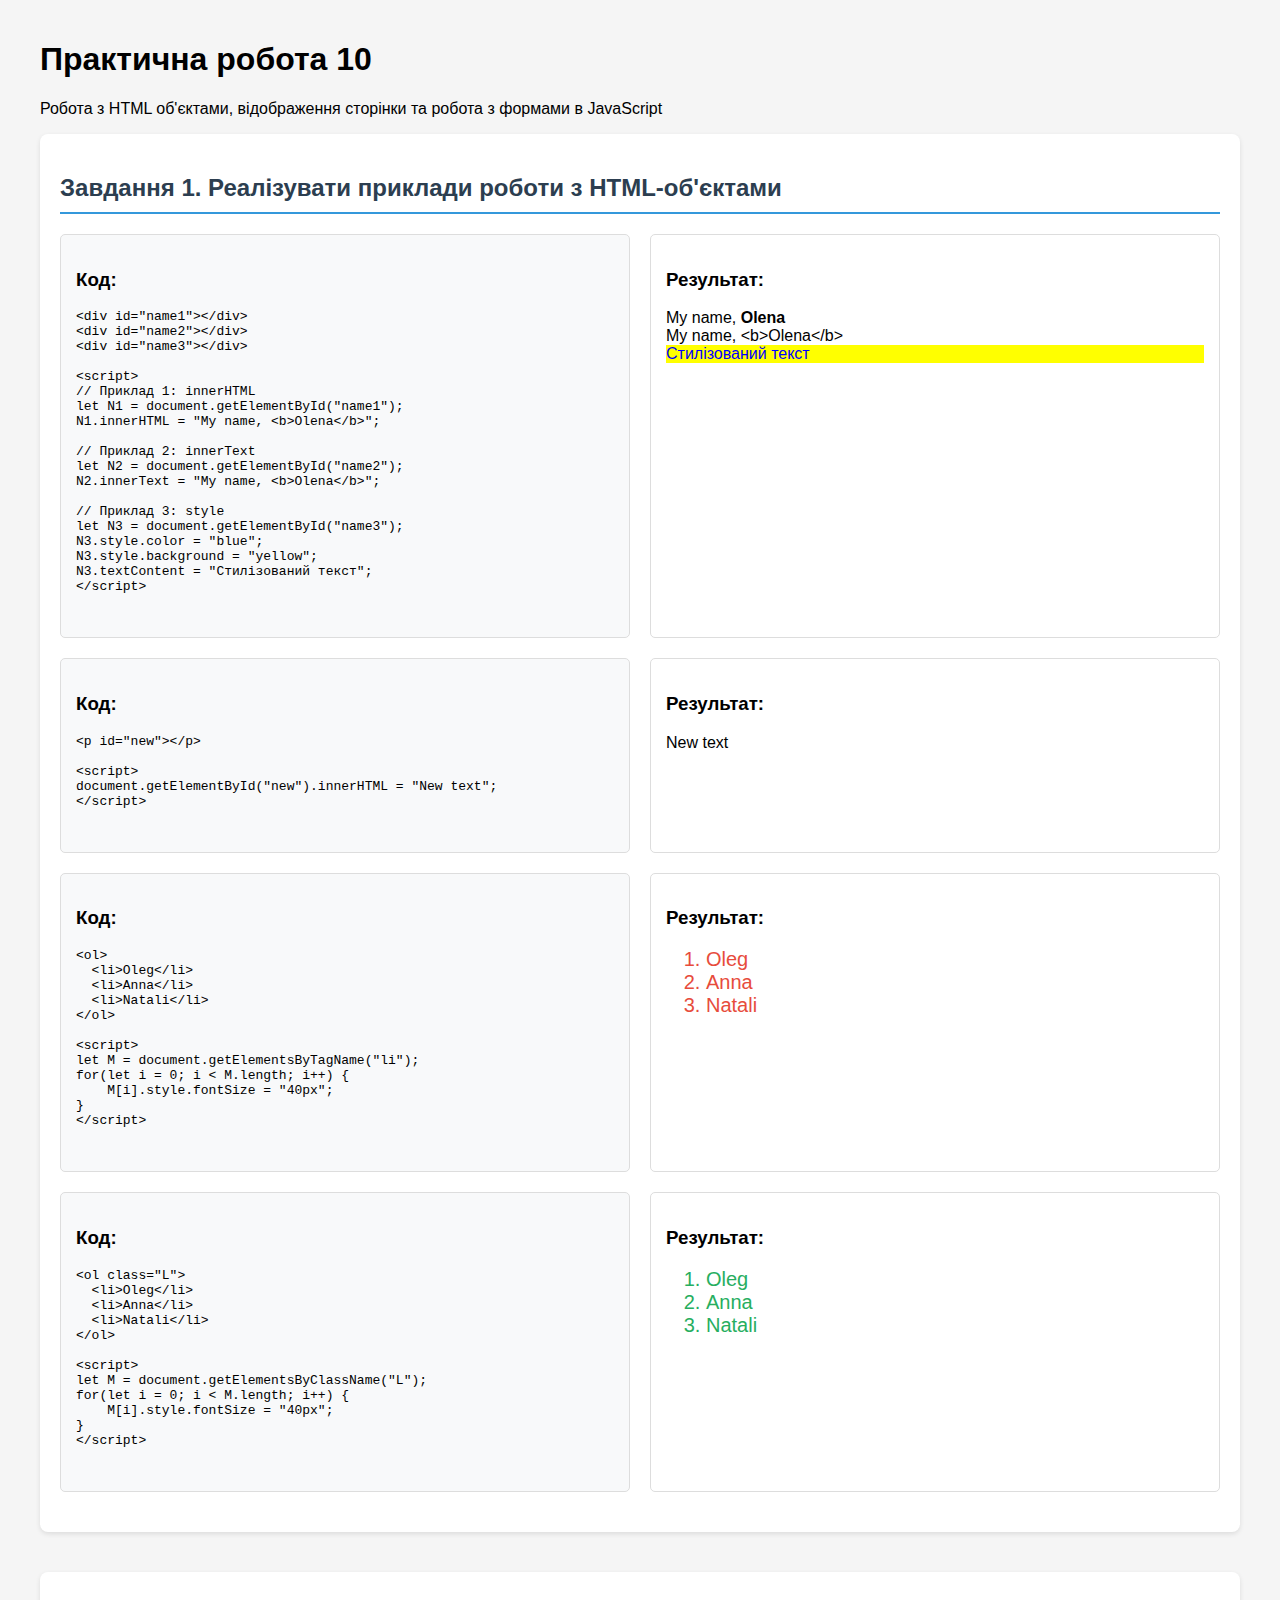
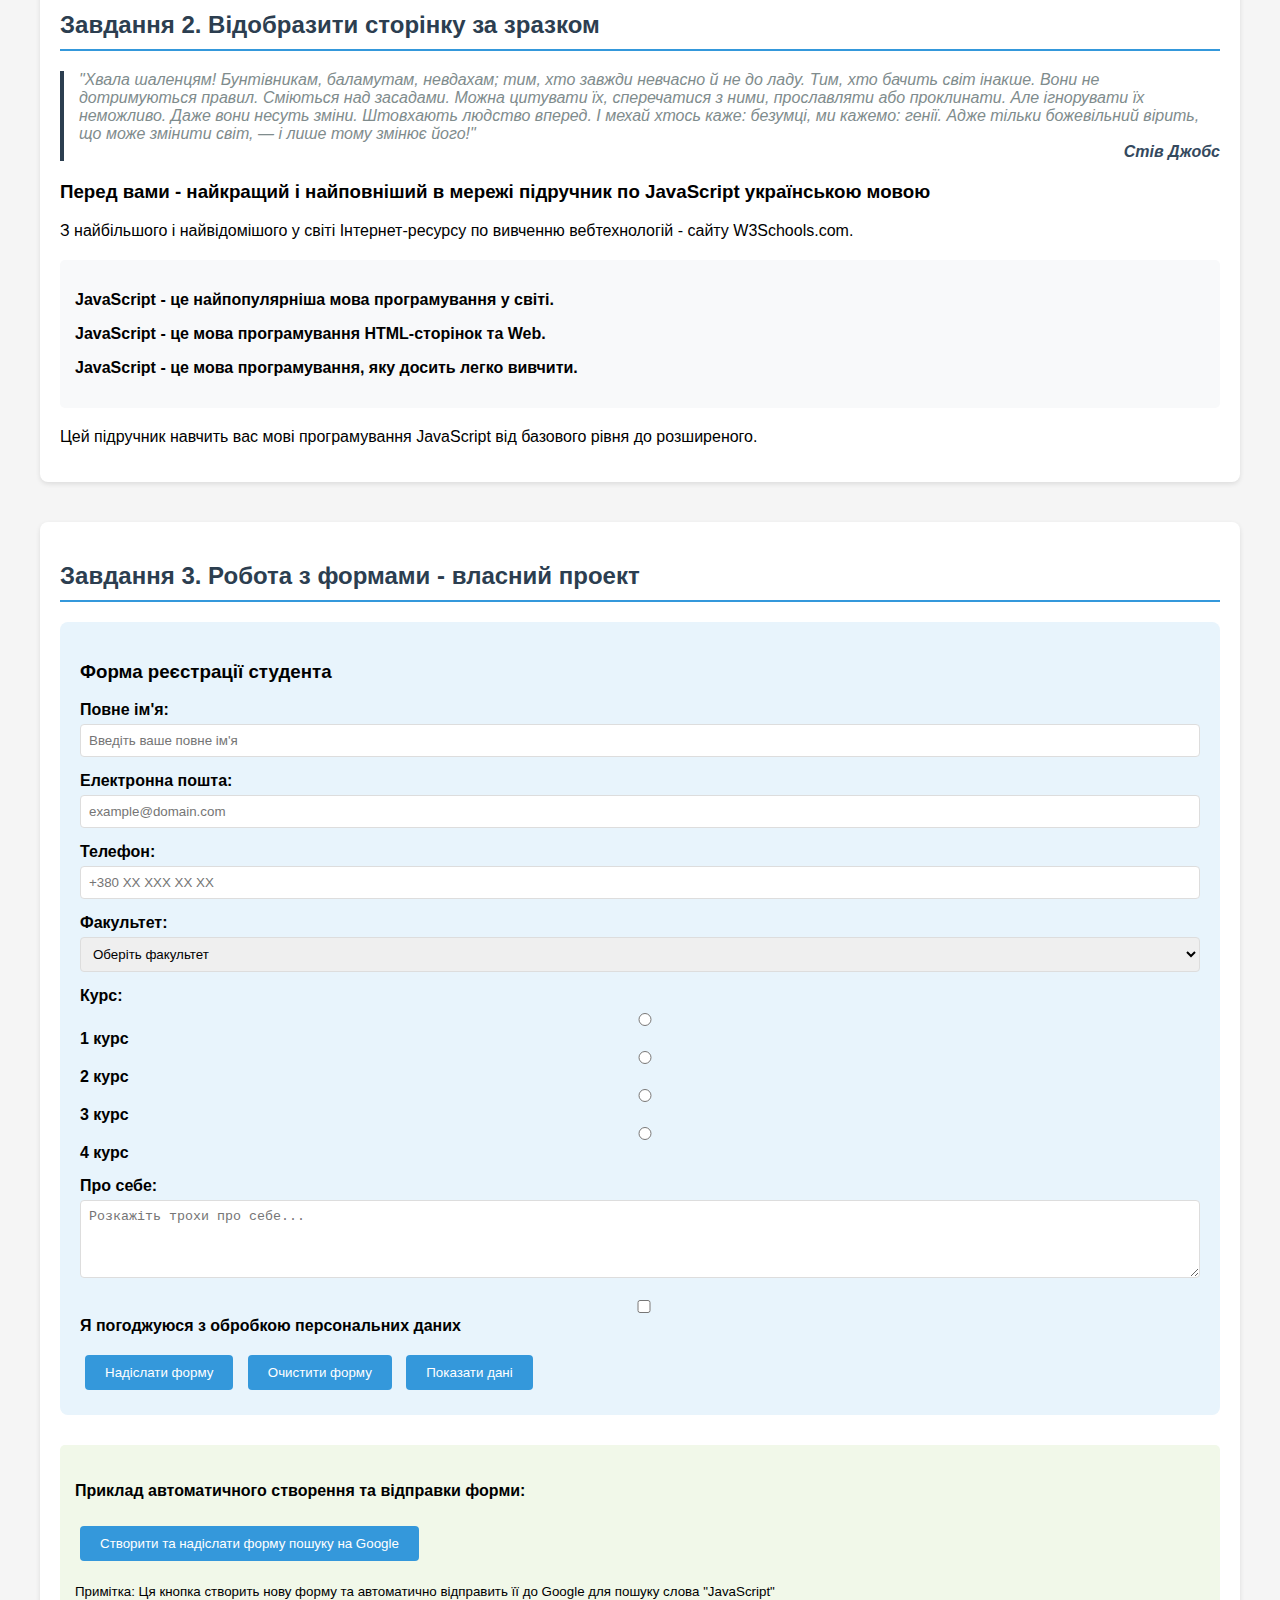
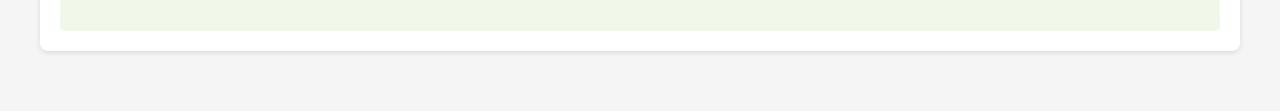
<file: Lab10/index.html>
<!DOCTYPE html>
<html lang="uk">
<head>
    <meta charset="UTF-8">
    <meta name="viewport" content="width=device-width, initial-scale=1.0">
    <title>Практична робота 10 - JavaScript та HTML</title>
    <style>
        body {
            font-family: Arial, sans-serif;
            max-width: 1200px;
            margin: 0 auto;
            padding: 20px;
            background-color: #f5f5f5;
        }
        .task {
            margin-bottom: 40px;
            padding: 20px;
            background-color: white;
            border-radius: 8px;
            box-shadow: 0 2px 5px rgba(0,0,0,0.1);
        }
        .task h2 {
            color: #2c3e50;
            border-bottom: 2px solid #3498db;
            padding-bottom: 10px;
        }
        .example {
            display: flex;
            gap: 20px;
            margin: 20px 0;
            flex-wrap: wrap;
        }
        .code {
            flex: 1;
            background-color: #f8f9fa;
            padding: 15px;
            border: 1px solid #ddd;
            border-radius: 5px;
            min-width: 300px;
        }
        .result {
            flex: 1;
            padding: 15px;
            border: 1px solid #ddd;
            border-radius: 5px;
            background-color: #fff;
            min-width: 300px;
        }
        .form-section {
            background-color: #e8f4fc;
            padding: 20px;
            border-radius: 8px;
        }
        .form-group {
            margin-bottom: 15px;
        }
        label {
            display: block;
            margin-bottom: 5px;
            font-weight: bold;
        }
        input, textarea, select {
            width: 100%;
            padding: 8px;
            border: 1px solid #ddd;
            border-radius: 4px;
            box-sizing: border-box;
        }
        button {
            padding: 10px 20px;
            background-color: #3498db;
            color: white;
            border: none;
            border-radius: 4px;
            cursor: pointer;
            margin: 5px;
        }
        button:hover {
            background-color: #2980b9;
        }
        .output {
            margin-top: 20px;
            padding: 15px;
            background-color: #f0f8ff;
            border-left: 4px solid #3498db;
            display: none;
        }
        .error {
            color: #e74c3c;
            font-weight: bold;
        }
        .success {
            color: #27ae60;
            font-weight: bold;
        }
        .quote {
            font-style: italic;
            color: #7f8c8d;
            border-left: 4px solid #2c3e50;
            padding-left: 15px;
            margin: 20px 0;
        }
        .author {
            text-align: right;
            font-weight: bold;
            color: #34495e;
        }
    </style>
</head>
<body>
    <h1>Практична робота 10</h1>
    <p>Робота з HTML об'єктами, відображення сторінки та робота з формами в JavaScript</p>

    <!-- Завдання 1 -->
    <div class="task">
        <h2>Завдання 1. Реалізувати приклади роботи з HTML-об'єктами</h2>
        
        <div class="example">
            <div class="code">
                <h3>Код:</h3>
                <pre>
&lt;div id="name1"&gt;&lt;/div&gt;
&lt;div id="name2"&gt;&lt;/div&gt;
&lt;div id="name3"&gt;&lt;/div&gt;

&lt;script&gt;
// Приклад 1: innerHTML
let N1 = document.getElementById("name1");
N1.innerHTML = "My name, &lt;b&gt;Olena&lt;/b&gt;";

// Приклад 2: innerText
let N2 = document.getElementById("name2");
N2.innerText = "My name, &lt;b&gt;Olena&lt;/b&gt;";

// Приклад 3: style
let N3 = document.getElementById("name3");
N3.style.color = "blue";
N3.style.background = "yellow";
N3.textContent = "Стилізований текст";
&lt;/script&gt;
                </pre>
            </div>
            <div class="result">
                <h3>Результат:</h3>
                <div id="name1"></div>
                <div id="name2"></div>
                <div id="name3"></div>
            </div>
        </div>

        <div class="example">
            <div class="code">
                <h3>Код:</h3>
                <pre>
&lt;p id="new"&gt;&lt;/p&gt;

&lt;script&gt;
document.getElementById("new").innerHTML = "New text";
&lt;/script&gt;
                </pre>
            </div>
            <div class="result">
                <h3>Результат:</h3>
                <p id="new"></p>
            </div>
        </div>

        <div class="example">
            <div class="code">
                <h3>Код:</h3>
                <pre>
&lt;ol&gt;
  &lt;li&gt;Oleg&lt;/li&gt;
  &lt;li&gt;Anna&lt;/li&gt;
  &lt;li&gt;Natali&lt;/li&gt;
&lt;/ol&gt;

&lt;script&gt;
let M = document.getElementsByTagName("li");
for(let i = 0; i < M.length; i++) {
    M[i].style.fontSize = "40px";
}
&lt;/script&gt;
                </pre>
            </div>
            <div class="result">
                <h3>Результат:</h3>
                <ol>
                    <li>Oleg</li>
                    <li>Anna</li>
                    <li>Natali</li>
                </ol>
            </div>
        </div>

        <div class="example">
            <div class="code">
                <h3>Код:</h3>
                <pre>
&lt;ol class="L"&gt;
  &lt;li&gt;Oleg&lt;/li&gt;
  &lt;li&gt;Anna&lt;/li&gt;
  &lt;li&gt;Natali&lt;/li&gt;
&lt;/ol&gt;

&lt;script&gt;
let M = document.getElementsByClassName("L");
for(let i = 0; i < M.length; i++) {
    M[i].style.fontSize = "40px";
}
&lt;/script&gt;
                </pre>
            </div>
            <div class="result">
                <h3>Результат:</h3>
                <ol class="L">
                    <li>Oleg</li>
                    <li>Anna</li>
                    <li>Natali</li>
                </ol>
            </div>
        </div>
    </div>

    <!-- Завдання 2 -->
    <div class="task">
        <h2>Завдання 2. Відобразити сторінку за зразком</h2>
        
        <div class="quote">
            "Хвала шаленцям! Бунтівникам, баламутам, невдахам; тим, хто завжди невчасно й не до ладу. Тим, хто бачить світ інакше. Вони не дотримуються правил. Сміються над засадами. Можна цитувати їх, сперечатися з ними, прославляти або проклинати. Але ігнорувати їх неможливо. Даже вони несуть зміни. Штовхають людство вперед. І мехай хтось каже: безумці, ми кажемо: генії. Адже тільки божевільний вірить, що може змінити світ, — і лише тому змінює його!"
            <div class="author">Стів Джобс</div>
        </div>
        
        <h3>Перед вами - найкращий і найповніший в мережі підручник по JavaScript українською мовою</h3>
        <p>З найбільшого і найвідомішого у світі Інтернет-ресурсу по вивченню вебтехнологій - сайту W3Schools.com.</p>
        
        <div style="background-color: #f8f9fa; padding: 15px; border-radius: 5px; margin: 20px 0;">
            <p><strong>JavaScript - це найпопулярніша мова програмування у світі.</strong></p>
            <p><strong>JavaScript - це мова програмування HTML-сторінок та Web.</strong></p>
            <p><strong>JavaScript - це мова програмування, яку досить легко вивчити.</strong></p>
        </div>
        
        <p>Цей підручник навчить вас мові програмування JavaScript від базового рівня до розширеного.</p>
    </div>

    <!-- Завдання 3 -->
    <div class="task">
        <h2>Завдання 3. Робота з формами - власний проект</h2>
        
        <div class="form-section">
            <h3>Форма реєстрації студента</h3>
            
            <form id="studentForm" onsubmit="return validateForm(event)">
                <div class="form-group">
                    <label for="fullName">Повне ім'я:</label>
                    <input type="text" id="fullName" name="fullName" placeholder="Введіть ваше повне ім'я">
                </div>
                
                <div class="form-group">
                    <label for="email">Електронна пошта:</label>
                    <input type="email" id="email" name="email" placeholder="example@domain.com">
                </div>
                
                <div class="form-group">
                    <label for="phone">Телефон:</label>
                    <input type="tel" id="phone" name="phone" placeholder="+380 XX XXX XX XX">
                </div>
                
                <div class="form-group">
                    <label for="faculty">Факультет:</label>
                    <select id="faculty" name="faculty">
                        <option value="">Оберіть факультет</option>
                        <option value="cs">Комп'ютерні науки</option>
                        <option value="engineering">Інженерія</option>
                        <option value="business">Бізнес-адміністрування</option>
                        <option value="arts">Мистецтва</option>
                    </select>
                </div>
                
                <div class="form-group">
                    <label>Курс:</label>
                    <div>
                        <input type="radio" id="course1" name="course" value="1">
                        <label for="course1" style="display: inline;">1 курс</label>
                        
                        <input type="radio" id="course2" name="course" value="2">
                        <label for="course2" style="display: inline;">2 курс</label>
                        
                        <input type="radio" id="course3" name="course" value="3">
                        <label for="course3" style="display: inline;">3 курс</label>
                        
                        <input type="radio" id="course4" name="course" value="4">
                        <label for="course4" style="display: inline;">4 курс</label>
                    </div>
                </div>
                
                <div class="form-group">
                    <label for="about">Про себе:</label>
                    <textarea id="about" name="about" rows="4" placeholder="Розкажіть трохи про себе..."></textarea>
                </div>
                
                <div class="form-group">
                    <input type="checkbox" id="agreement" name="agreement">
                    <label for="agreement" style="display: inline;">Я погоджуюся з обробкою персональних даних</label>
                </div>
                
                <button type="submit">Надіслати форму</button>
                <button type="button" onclick="clearForm()">Очистити форму</button>
                <button type="button" onclick="showData()">Показати дані</button>
            </form>
            
            <div id="formOutput" class="output">
                <!-- Тут будуть виводитися результати -->
            </div>
        </div>
        
        <div style="margin-top: 30px; padding: 15px; background-color: #f1f8e9; border-radius: 5px;">
            <h4>Приклад автоматичного створення та відправки форми:</h4>
            <button onclick="createAndSubmitForm()">Створити та надіслати форму пошуку на Google</button>
            <p><small>Примітка: Ця кнопка створить нову форму та автоматично відправить її до Google для пошуку слова "JavaScript"</small></p>
        </div>
    </div>

    <script>
        // ========== Завдання 1 ==========
        // Приклад 1-3
        let N1 = document.getElementById("name1");
        N1.innerHTML = "My name, <b>Olena</b>";
        
        let N2 = document.getElementById("name2");
        N2.innerText = "My name, <b>Olena</b>";
        
        let N3 = document.getElementById("name3");
        N3.style.color = "blue";
        N3.style.background = "yellow";
        N3.textContent = "Стилізований текст";
        
        // Приклад 4
        document.getElementById("new").innerHTML = "New text";
        
        // Приклад 5
        let M1 = document.getElementsByTagName("li");
        for(let i = 0; i < M1.length; i++) {
            if (!M1[i].parentElement.classList.contains('L')) {
                M1[i].style.fontSize = "20px"; // Зменшено з 40px для кращого відображення
                M1[i].style.color = "#e74c3c";
            }
        }
        
        // Приклад 6
        let M2 = document.getElementsByClassName("L");
        for(let i = 0; i < M2.length; i++) {
            let items = M2[i].getElementsByTagName("li");
            for(let j = 0; j < items.length; j++) {
                items[j].style.fontSize = "20px"; // Зменшено з 40px для кращого відображення
                items[j].style.color = "#27ae60";
            }
        }
        
        // ========== Завдання 3 ==========
        // Функція валідації форми
        function validateForm(event) {
            event.preventDefault(); // Запобігаємо стандартній відправці форми
            
            const output = document.getElementById("formOutput");
            output.style.display = "block";
            
            // Отримуємо значення з форми
            const fullName = document.getElementById("fullName").value.trim();
            const email = document.getElementById("email").value.trim();
            const phone = document.getElementById("phone").value.trim();
            const faculty = document.getElementById("faculty").value;
            const course = document.querySelector('input[name="course"]:checked');
            const about = document.getElementById("about").value.trim();
            const agreement = document.getElementById("agreement").checked;
            
            // Валідація
            let errors = [];
            
            if (!fullName) errors.push("Повне ім'я обов'язкове для заповнення");
            if (!email) errors.push("Електронна пошта обов'язкова для заповнення");
            if (!phone) errors.push("Телефон обов'язковий для заповнення");
            if (!faculty) errors.push("Будь ласка, оберіть факультет");
            if (!course) errors.push("Будь ласка, оберіть курс");
            if (!agreement) errors.push("Ви повинні погодитися з обробкою персональних даних");
            
            if (errors.length > 0) {
                output.innerHTML = `<div class="error"><strong>Знайдено помилки:</strong><ul>`;
                errors.forEach(error => {
                    output.innerHTML += `<li>${error}</li>`;
                });
                output.innerHTML += `</ul></div>`;
                return false;
            }
            
            // Якщо валідація пройшла успішно
            output.innerHTML = `
                <div class="success">
                    <strong>Форму успішно відправлено!</strong>
                    <p><strong>Дані користувача:</strong></p>
                    <ul>
                        <li><strong>Повне ім'я:</strong> ${fullName}</li>
                        <li><strong>Електронна пошта:</strong> ${email}</li>
                        <li><strong>Телефон:</strong> ${phone}</li>
                        <li><strong>Факультет:</strong> ${document.getElementById("faculty").options[document.getElementById("faculty").selectedIndex].text}</li>
                        <li><strong>Курс:</strong> ${course.value} курс</li>
                        <li><strong>Про себе:</strong> ${about || "Не вказано"}</li>
                    </ul>
                    <p>Форму можна відправити на сервер для подальшої обробки.</p>
                </div>
            `;
            
            // Симуляція відправки на сервер (в реальності тут був би AJAX запит)
            setTimeout(() => {
                const successMessage = output.querySelector('.success');
                if (successMessage) {
                    successMessage.innerHTML += `<p><em>Дані успішно збережено!</em></p>`;
                }
            }, 1500);
            
            return false; // Запобігаємо перезавантаженню сторінки
        }
        
        // Функція очищення форми
        function clearForm() {
            document.getElementById("studentForm").reset();
            document.getElementById("formOutput").style.display = "none";
        }
        
        // Функція показу даних без відправки
        function showData() {
            const output = document.getElementById("formOutput");
            output.style.display = "block";
            
            const fullName = document.getElementById("fullName").value.trim() || "Не вказано";
            const email = document.getElementById("email").value.trim() || "Не вказано";
            
            output.innerHTML = `
                <div>
                    <strong>Поточні дані форми:</strong>
                    <ul>
                        <li><strong>Ім'я:</strong> ${fullName}</li>
                        <li><strong>Email:</strong> ${email}</li>
                        <li><strong>Статус:</strong> Форма ще не відправлена</li>
                    </ul>
                    <p>Натисніть "Надіслати форму" для валідації та відправки.</p>
                </div>
            `;
        }
        
        // Функція створення та відправки форми (приклад з завдання)
        function createAndSubmitForm() {
            let form = document.createElement('form');
            form.action = 'https://www.google.com/search';
            form.method = 'GET';
            form.target = '_blank'; // Відкривати результат в новій вкладці
            form.innerHTML = '<input name="q" value="JavaScript tutorial">';
            
            // Форма повинна бути в документі, щоб її надіслати
            document.body.append(form);
            form.submit();
            
            // Видаляємо форму після відправки
            setTimeout(() => {
                form.remove();
            }, 100);
        }
    </script>
</body>
</html>
</file>
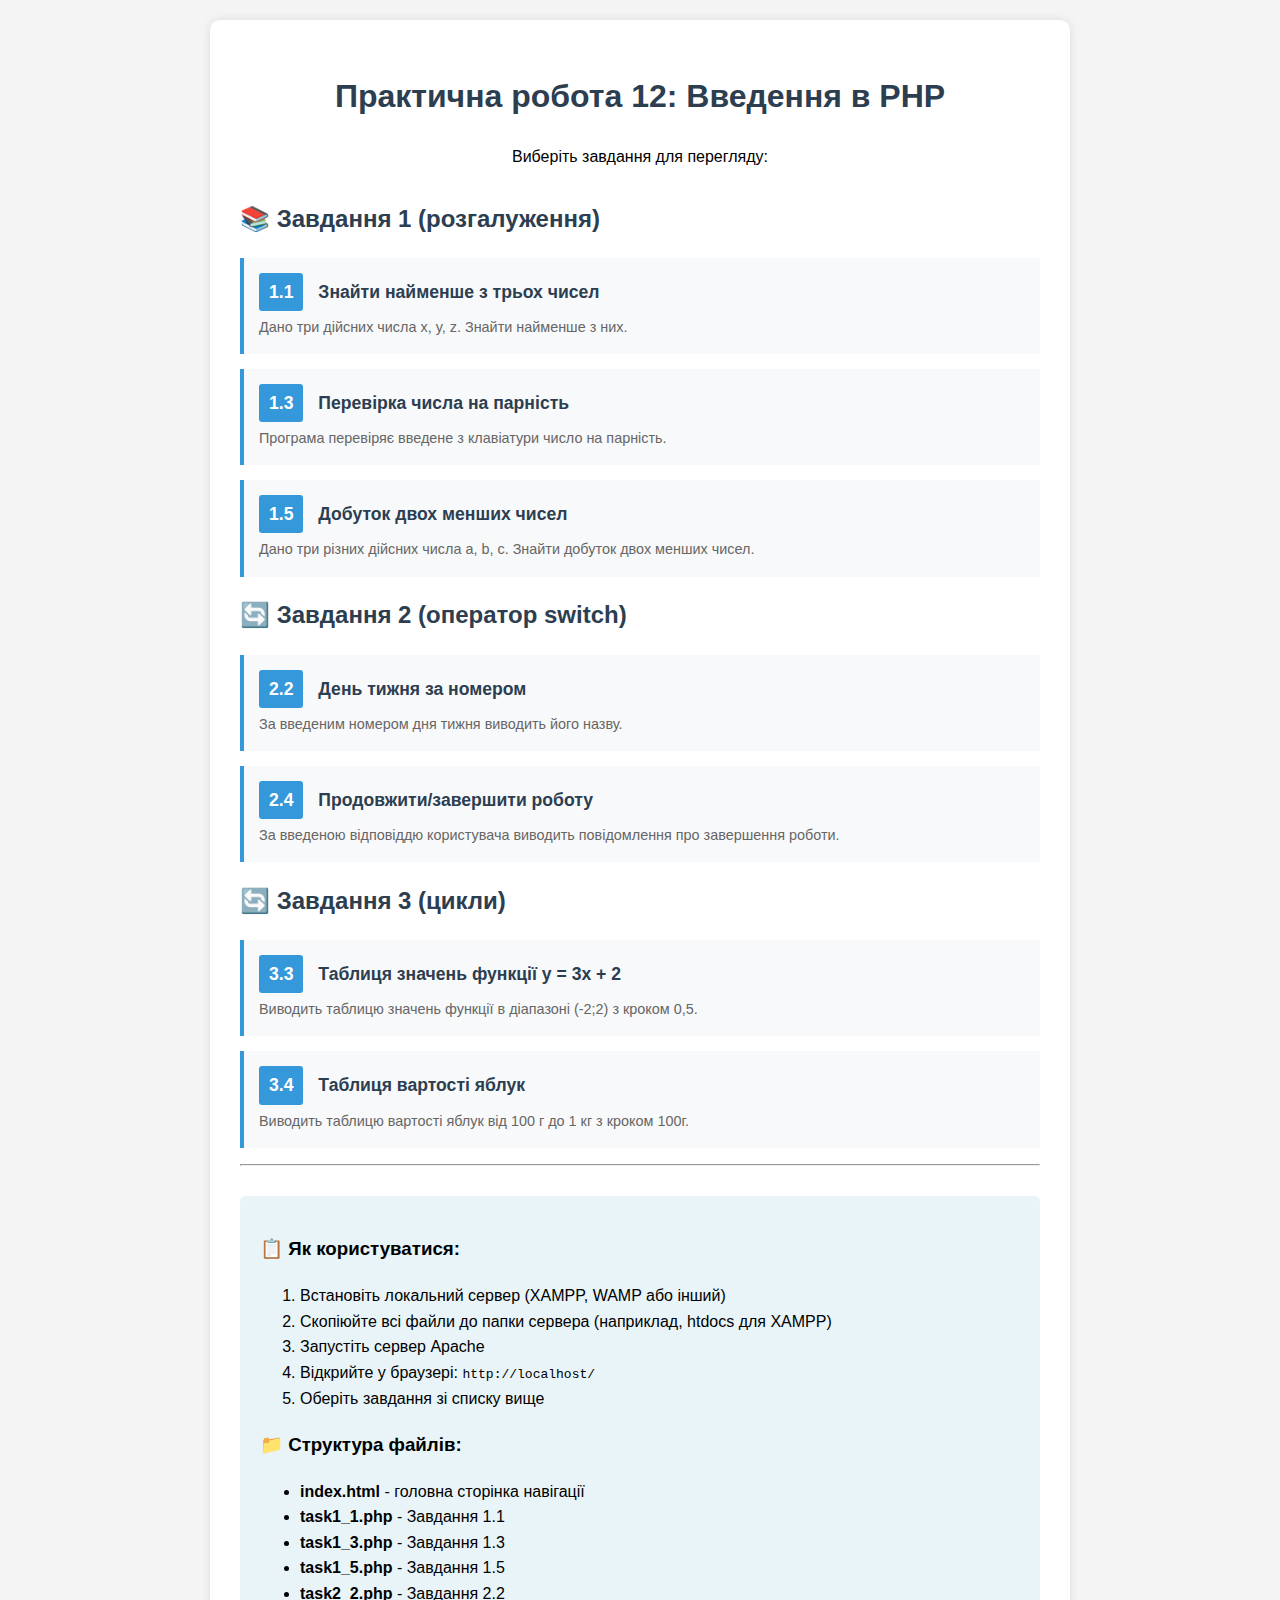
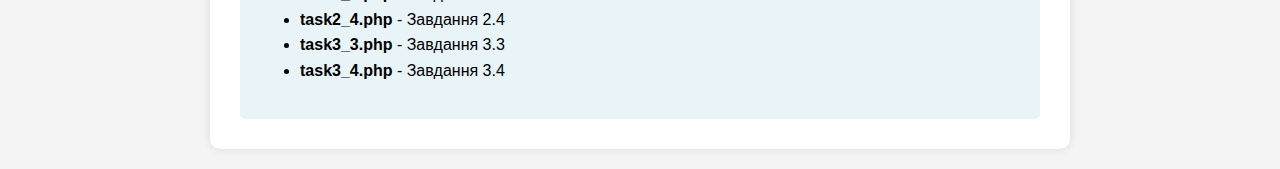
<file: Lab12/index.html>
<!DOCTYPE html>
<html lang="uk">
<head>
    <meta charset="UTF-8">
    <meta name="viewport" content="width=device-width, initial-scale=1.0">
    <title>Практична робота 12 - Навігація</title>
    <style>
        body {
            font-family: Arial, sans-serif;
            line-height: 1.6;
            margin: 20px;
            background-color: #f4f4f4;
        }
        .container {
            max-width: 800px;
            margin: 0 auto;
            background: white;
            padding: 30px;
            border-radius: 10px;
            box-shadow: 0 0 10px rgba(0,0,0,0.1);
        }
        h1, h2 {
            color: #2c3e50;
        }
        .task-list {
            list-style-type: none;
            padding: 0;
        }
        .task-item {
            margin: 15px 0;
            padding: 15px;
            border-left: 4px solid #3498db;
            background: #f8f9fa;
            transition: all 0.3s;
        }
        .task-item:hover {
            background: #e8f4fc;
            transform: translateX(5px);
        }
        .task-link {
            text-decoration: none;
            color: #2c3e50;
            font-weight: bold;
            font-size: 1.1em;
            display: block;
        }
        .task-description {
            margin-top: 5px;
            color: #666;
            font-size: 0.9em;
        }
        .header {
            text-align: center;
            margin-bottom: 30px;
        }
        .task-number {
            display: inline-block;
            background: #3498db;
            color: white;
            padding: 5px 10px;
            border-radius: 3px;
            margin-right: 10px;
        }
    </style>
</head>
<body>
    <div class="container">
        <div class="header">
            <h1>Практична робота 12: Введення в PHP</h1>
            <p>Виберіть завдання для перегляду:</p>
        </div>
        
        <h2>📚 Завдання 1 (розгалуження)</h2>
        <ul class="task-list">
            <li class="task-item">
                <a href="task1_1.php" class="task-link">
                    <span class="task-number">1.1</span>
                    Знайти найменше з трьох чисел
                </a>
                <div class="task-description">
                    Дано три дійсних числа x, y, z. Знайти найменше з них.
                </div>
            </li>
            
            <li class="task-item">
                <a href="task1_3.php" class="task-link">
                    <span class="task-number">1.3</span>
                    Перевірка числа на парність
                </a>
                <div class="task-description">
                    Програма перевіряє введене з клавіатури число на парність.
                </div>
            </li>
            
            <li class="task-item">
                <a href="task1_5.php" class="task-link">
                    <span class="task-number">1.5</span>
                    Добуток двох менших чисел
                </a>
                <div class="task-description">
                    Дано три різних дійсних числа a, b, c. Знайти добуток двох менших чисел.
                </div>
            </li>
        </ul>
        
        <h2>🔄 Завдання 2 (оператор switch)</h2>
        <ul class="task-list">
            <li class="task-item">
                <a href="task2_2.php" class="task-link">
                    <span class="task-number">2.2</span>
                    День тижня за номером
                </a>
                <div class="task-description">
                    За введеним номером дня тижня виводить його назву.
                </div>
            </li>
            
            <li class="task-item">
                <a href="task2_4.php" class="task-link">
                    <span class="task-number">2.4</span>
                    Продовжити/завершити роботу
                </a>
                <div class="task-description">
                    За введеною відповіддю користувача виводить повідомлення про завершення роботи.
                </div>
            </li>
        </ul>
        
        <h2>🔄 Завдання 3 (цикли)</h2>
        <ul class="task-list">
            <li class="task-item">
                <a href="task3_3.php" class="task-link">
                    <span class="task-number">3.3</span>
                    Таблиця значень функції y = 3x + 2
                </a>
                <div class="task-description">
                    Виводить таблицю значень функції в діапазоні (-2;2) з кроком 0,5.
                </div>
            </li>
            
            <li class="task-item">
                <a href="task3_4.php" class="task-link">
                    <span class="task-number">3.4</span>
                    Таблиця вартості яблук
                </a>
                <div class="task-description">
                    Виводить таблицю вартості яблук від 100 г до 1 кг з кроком 100г.
                </div>
            </li>
        </ul>
        
        <hr>
        
        <div style="margin-top: 30px; padding: 20px; background: #e8f4f8; border-radius: 5px;">
            <h3>📋 Як користуватися:</h3>
            <ol>
                <li>Встановіть локальний сервер (XAMPP, WAMP або інший)</li>
                <li>Скопіюйте всі файли до папки сервера (наприклад, htdocs для XAMPP)</li>
                <li>Запустіть сервер Apache</li>
                <li>Відкрийте у браузері: <code>http://localhost/</code></li>
                <li>Оберіть завдання зі списку вище</li>
            </ol>
            
            <h3>📁 Структура файлів:</h3>
            <ul>
                <li><strong>index.html</strong> - головна сторінка навігації</li>
                <li><strong>task1_1.php</strong> - Завдання 1.1</li>
                <li><strong>task1_3.php</strong> - Завдання 1.3</li>
                <li><strong>task1_5.php</strong> - Завдання 1.5</li>
                <li><strong>task2_2.php</strong> - Завдання 2.2</li>
                <li><strong>task2_4.php</strong> - Завдання 2.4</li>
                <li><strong>task3_3.php</strong> - Завдання 3.3</li>
                <li><strong>task3_4.php</strong> - Завдання 3.4</li>
            </ul>
        </div>
    </div>
</body>
</html>
</file>
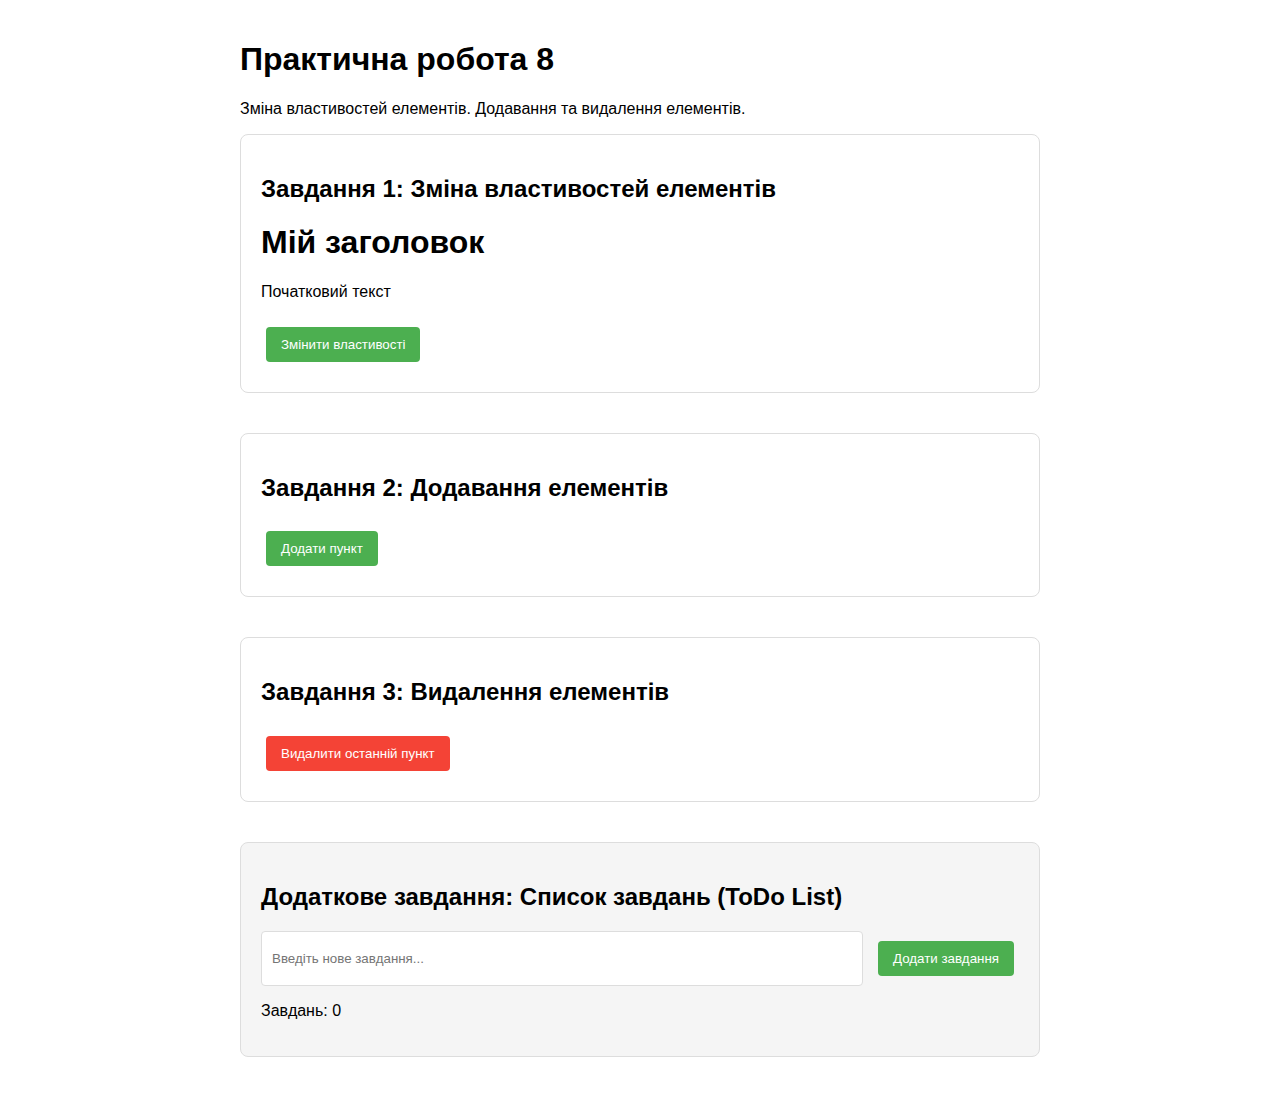
<file: Lab8/index.html>
<!DOCTYPE html>
<html lang="uk">
<head>
    <meta charset="UTF-8">
    <meta name="viewport" content="width=device-width, initial-scale=1.0">
    <title>Практична робота 8 - Зміна властивостей елементів</title>
    <style>
        body {
            font-family: Arial, sans-serif;
            max-width: 800px;
            margin: 0 auto;
            padding: 20px;
        }
        .section {
            margin-bottom: 40px;
            padding: 20px;
            border: 1px solid #ddd;
            border-radius: 8px;
        }
        button {
            margin: 10px 5px;
            padding: 10px 15px;
            background-color: #4CAF50;
            color: white;
            border: none;
            border-radius: 4px;
            cursor: pointer;
        }
        button:hover {
            background-color: #45a049;
        }
        #delBtn {
            background-color: #f44336;
        }
        #delBtn:hover {
            background-color: #d32f2f;
        }
        ul {
            list-style-type: none;
            padding-left: 0;
        }
        li {
            padding: 8px;
            margin: 5px 0;
            background-color: #f9f9f9;
            border-left: 4px solid #4CAF50;
        }
        .todo-section {
            background-color: #f5f5f5;
        }
        .todo-input {
            display: flex;
            gap: 10px;
            margin-bottom: 15px;
        }
        .todo-input input {
            flex: 1;
            padding: 10px;
            border: 1px solid #ddd;
            border-radius: 4px;
        }
        .todo-item {
            display: flex;
            justify-content: space-between;
            align-items: center;
        }
        .delete-todo {
            background-color: #ff6b6b;
            padding: 5px 10px;
            font-size: 12px;
        }
    </style>
</head>
<body>
    <h1>Практична робота 8</h1>
    <p>Зміна властивостей елементів. Додавання та видалення елементів.</p>

    <!-- Завдання 1: Зміна властивостей елементів -->
    <div class="section">
        <h2>Завдання 1: Зміна властивостей елементів</h2>
        <h1 id="title">Мій заголовок</h1>
        <p id="text">Початковий текст</p>
        <button id="changeBtn">Змінити властивості</button>
    </div>

    <!-- Завдання 2: Додавання елементів -->
    <div class="section">
        <h2>Завдання 2: Додавання елементів</h2>
        <ul id="myList"></ul>
        <button id="addBtn">Додати пункт</button>
    </div>

    <!-- Завдання 3: Видалення елементів -->
    <div class="section">
        <h2>Завдання 3: Видалення елементів</h2>
        <button id="delBtn">Видалити останній пункт</button>
    </div>

    <!-- Додаткове творче завдання: ToDo List -->
    <div class="section todo-section">
        <h2>Додаткове завдання: Список завдань (ToDo List)</h2>
        
        <div class="todo-input">
            <input type="text" id="todoInput" placeholder="Введіть нове завдання...">
            <button id="addTodoBtn">Додати завдання</button>
        </div>
        
        <ul id="todoList">
            <!-- Завдання будуть додаватися тут -->
        </ul>
        
        <p id="todoCounter">Завдань: 0</p>
    </div>

    <script>
        // Завдання 1: Зміна властивостей елементів
        document.getElementById("changeBtn").onclick = function() {
            // Змінюємо колір заголовка
            document.getElementById("title").style.color = "red";
            
            // Змінюємо розмір шрифту абзацу (виправлено fontsize на fontSize)
            document.getElementById("text").style.fontSize = "20px";
            
            // Змінюємо текст абзацу
            document.getElementById("text").innerText = "Текст було змінено! Колір заголовка став червоним, а розмір шрифту збільшився.";
            
            // Додатково змінюємо колір фону абзацу
            document.getElementById("text").style.backgroundColor = "#f0f8ff";
            document.getElementById("text").style.padding = "10px";
            document.getElementById("text").style.borderRadius = "5px";
        };

        // Завдання 2: Додавання елементів
        let itemCounter = 1;
        document.getElementById("addBtn").onclick = function() {
            let item = document.createElement("li");
            item.textContent = "Новий пункт " + itemCounter;
            itemCounter++;
            document.getElementById("myList").appendChild(item);
        };

        // Завдання 3: Видалення елементів
        document.getElementById("delBtn").onclick = function() {
            let list = document.getElementById("myList");
            if (list.lastChild) {
                list.removeChild(list.lastChild);
                if (itemCounter > 1) itemCounter--;
            } else {
                alert("Список порожній! Немає що видаляти.");
            }
        };

        // Додаткове завдання: ToDo List
        document.getElementById("addTodoBtn").onclick = function() {
            let input = document.getElementById("todoInput");
            let taskText = input.value.trim();
            
            if (taskText === "") {
                alert("Будь ласка, введіть текст завдання!");
                return;
            }
            
            // Створюємо новий елемент списку
            let todoItem = document.createElement("li");
            todoItem.className = "todo-item";
            
            // Додаємо текст завдання
            let taskSpan = document.createElement("span");
            taskSpan.textContent = taskText;
            
            // Додаємо кнопку видалення
            let deleteBtn = document.createElement("button");
            deleteBtn.textContent = "Видалити";
            deleteBtn.className = "delete-todo";
            deleteBtn.onclick = function() {
                todoItem.remove();
                updateTodoCounter();
            };
            
            // Додаємо елементи до пункту списку
            todoItem.appendChild(taskSpan);
            todoItem.appendChild(deleteBtn);
            
            // Додаємо пункт до списку
            document.getElementById("todoList").appendChild(todoItem);
            
            // Очищаємо поле вводу
            input.value = "";
            
            // Оновлюємо лічильник
            updateTodoCounter();
        };

        // Функція для оновлення лічильника завдань
        function updateTodoCounter() {
            let todoList = document.getElementById("todoList");
            let count = todoList.children.length;
            document.getElementById("todoCounter").textContent = "Завдань: " + count;
        }

        // Додаємо можливість додавання завдання при натисканні Enter
        document.getElementById("todoInput").addEventListener("keypress", function(event) {
            if (event.key === "Enter") {
                document.getElementById("addTodoBtn").click();
            }
        });

        // Ініціалізуємо лічильник при завантаженні сторінки
        updateTodoCounter();
    </script>
</body>
</html>
</file>
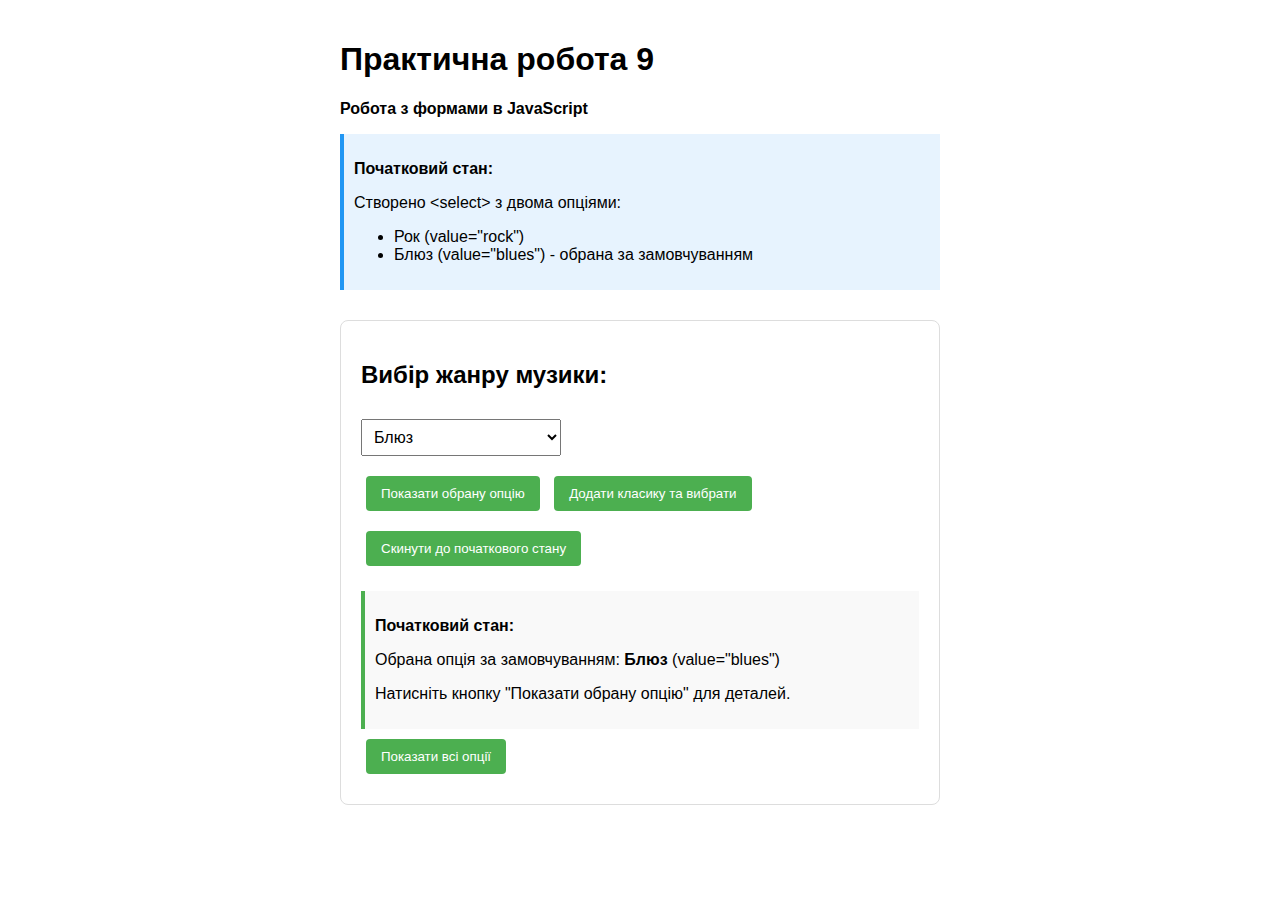
<file: Lab9/index.html>
<!DOCTYPE html>
<html lang="uk">
<head>
    <meta charset="UTF-8">
    <meta name="viewport" content="width=device-width, initial-scale=1.0">
    <title>Практична робота 9 - Робота з формами в JS</title>
    <style>
        body {
            font-family: Arial, sans-serif;
            max-width: 600px;
            margin: 0 auto;
            padding: 20px;
        }
        .container {
            margin: 30px 0;
            padding: 20px;
            border: 1px solid #ddd;
            border-radius: 8px;
        }
        select {
            width: 200px;
            padding: 8px;
            margin: 10px 0;
            font-size: 16px;
        }
        button {
            padding: 10px 15px;
            margin: 10px 5px;
            background-color: #4CAF50;
            color: white;
            border: none;
            border-radius: 4px;
            cursor: pointer;
        }
        button:hover {
            background-color: #45a049;
        }
        .output {
            margin-top: 15px;
            padding: 10px;
            background-color: #f9f9f9;
            border-left: 4px solid #4CAF50;
        }
        .info {
            background-color: #e7f3fe;
            border-left: 4px solid #2196F3;
            padding: 10px;
            margin: 15px 0;
        }
    </style>
</head>
<body>
    <h1>Практична робота 9</h1>
    <p><strong>Робота з формами в JavaScript</strong></p>
    
    <div class="info">
        <p><strong>Початковий стан:</strong></p>
        <p>Створено &lt;select&gt; з двома опціями:</p>
        <ul>
            <li>Рок (value="rock")</li>
            <li>Блюз (value="blues") - обрана за замовчуванням</li>
        </ul>
    </div>

    <div class="container">
        <h2>Вибір жанру музики:</h2>
        
        <select id="genres">
            <option value="rock">Рок</option>
            <option value="blues" selected>Блюз</option>
        </select>
        
        <div>
            <button id="showSelectedBtn">Показати обрану опцію</button>
            <button id="addClassicBtn">Додати класику та вибрати</button>
            <button id="resetBtn">Скинути до початкового стану</button>
        </div>
        
        <div class="output" id="output">
            <!-- Тут будуть виводитися результати -->
        </div>
    </div>

    <script>
        // Отримуємо посилання на елементи
        const genresSelect = document.getElementById('genres');
        const outputDiv = document.getElementById('output');
        const showSelectedBtn = document.getElementById('showSelectedBtn');
        const addClassicBtn = document.getElementById('addClassicBtn');
        const resetBtn = document.getElementById('resetBtn');

        // Функція для виведення обраної опції
        function showSelectedOption() {
            const selectedOption = genresSelect.options[genresSelect.selectedIndex];
            outputDiv.innerHTML = `
                <p><strong>Обрана опція:</strong></p>
                <p>Значення: <code>${selectedOption.value}</code></p>
                <p>Текст: <strong>${selectedOption.text}</strong></p>
                <p>Індекс: ${genresSelect.selectedIndex}</p>
            `;
        }

        // Функція для додавання нової опції "Класика" та вибору її
        function addClassicOption() {
            // Перевіряємо, чи вже існує опція "classic"
            const existingOptions = Array.from(genresSelect.options);
            const classicExists = existingOptions.some(option => option.value === 'classic');
            
            if (!classicExists) {
                // Створюємо нову опцію
                const classicOption = new Option('Класика', 'classic', false, true);
                
                // Додаємо опцію до select
                genresSelect.add(classicOption);
                
                outputDiv.innerHTML = `
                    <p><strong>Успішно додано нову опцію:</strong></p>
                    <p>Додано опцію: <code>&lt;option value="classic"&gt;Класика&lt;/option&gt;</code></p>
                    <p>Опція "Класика" тепер обрана.</p>
                `;
            } else {
                // Якщо опція вже існує, просто робимо її обраною
                for (let option of genresSelect.options) {
                    option.selected = (option.value === 'classic');
                }
                
                outputDiv.innerHTML = `
                    <p>Опція "Класика" вже існує і тепер обрана.</p>
                `;
            }
            
            // Показуємо поточну обрану опцію
            setTimeout(showSelectedOption, 100);
        }

        // Функція для скидання до початкового стану
        function resetToInitialState() {
            // Очищаємо всі опції
            genresSelect.innerHTML = '';
            
            // Додаємо початкові опції
            const rockOption = new Option('Рок', 'rock');
            const bluesOption = new Option('Блюз', 'blues', false, true);
            
            genresSelect.add(rockOption);
            genresSelect.add(bluesOption);
            
            outputDiv.innerHTML = `
                <p><strong>Стан скинуто до початкового:</strong></p>
                <ul>
                    <li>Рок (value="rock")</li>
                    <li>Блюз (value="blues") - обрана</li>
                </ul>
            `;
        }

        // Додаємо обробники подій для кнопок
        showSelectedBtn.addEventListener('click', showSelectedOption);
        addClassicBtn.addEventListener('click', addClassicOption);
        resetBtn.addEventListener('click', resetToInitialState);

        // Додаємо обробник зміни вибору в select
        genresSelect.addEventListener('change', showSelectedOption);

        // Показуємо початкову обрану опцію при завантаженні сторінки
        window.addEventListener('DOMContentLoaded', () => {
            outputDiv.innerHTML = `
                <p><strong>Початковий стан:</strong></p>
                <p>Обрана опція за замовчуванням: <strong>Блюз</strong> (value="blues")</p>
                <p>Натисніть кнопку "Показати обрану опцію" для деталей.</p>
            `;
        });

        // Додаткова функція для показу всіх опцій (для навчальних цілей)
        function showAllOptions() {
            const options = Array.from(genresSelect.options);
            let optionsHTML = '<p><strong>Всі опції:</strong></p><ul>';
            
            options.forEach((option, index) => {
                optionsHTML += `
                    <li>
                        Індекс: ${index}, 
                        Значення: <code>${option.value}</code>, 
                        Текст: "${option.text}", 
                        Обрана: ${option.selected ? '✓' : '✗'}
                    </li>
                `;
            });
            
            optionsHTML += '</ul>';
            outputDiv.innerHTML = optionsHTML;
        }

        // Додаємо кнопку для показу всіх опцій
        const showAllBtn = document.createElement('button');
        showAllBtn.textContent = 'Показати всі опції';
        showAllBtn.addEventListener('click', showAllOptions);
        
        // Вставляємо кнопку після контейнера
        document.querySelector('.container').appendChild(showAllBtn);
    </script>
</body>
</html>
</file>
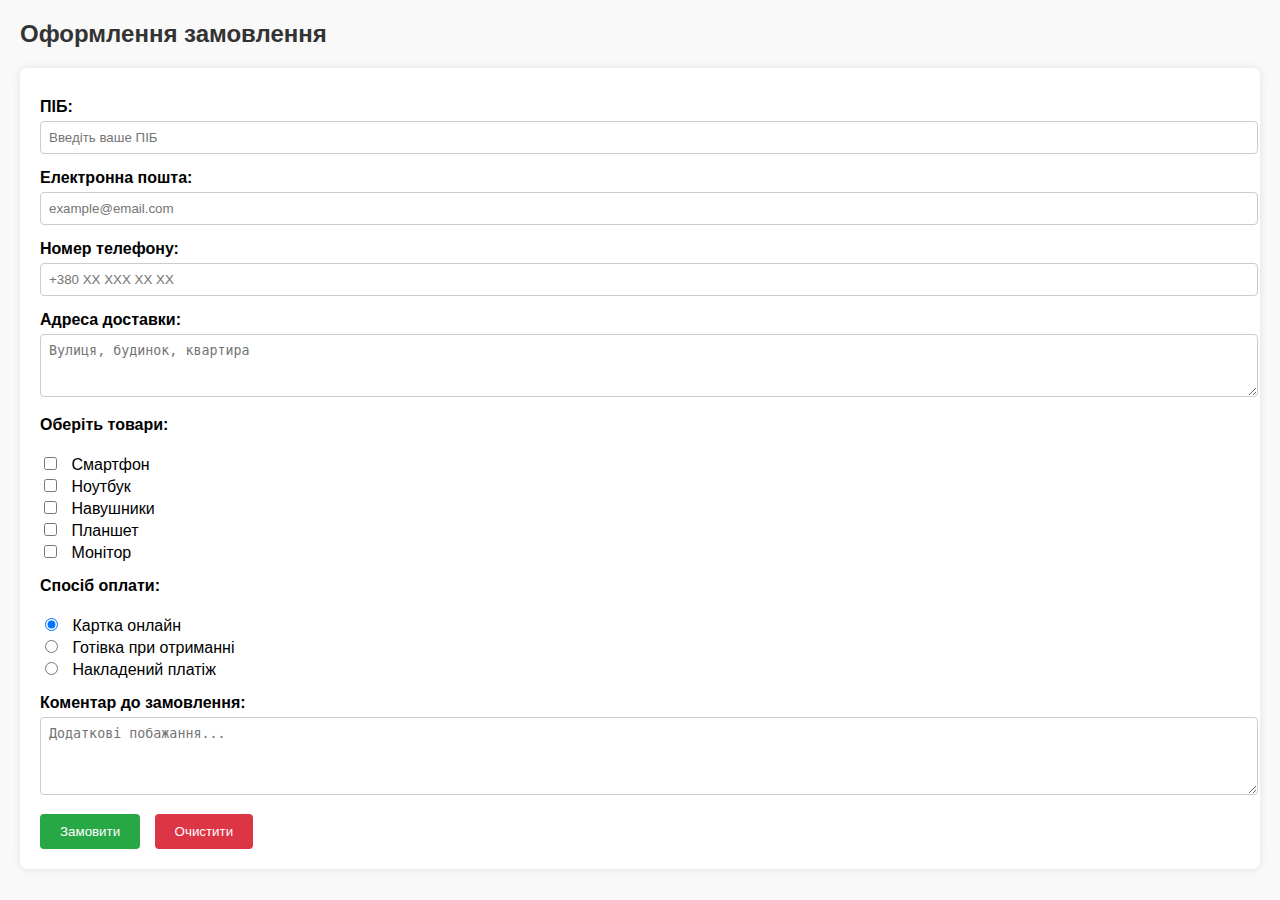
<file: Lab13/order_form.html>
<!DOCTYPE html>
<html lang="uk">
<head>
    <meta charset="UTF-8">
    <meta name="viewport" content="width=device-width, initial-scale=1.0">
    <title>Замовлення в інтернет-магазині</title>
    <style>
        body {
            font-family: Arial, sans-serif;
            margin: 20px;
            background-color: #f9f9f9;
        }
        h2 {
            color: #333;
        }
        form {
            background: white;
            padding: 20px;
            border-radius: 8px;
            box-shadow: 0 0 10px rgba(0,0,0,0.1);
        }
        label {
            display: block;
            margin-top: 10px;
            font-weight: bold;
        }
        input, select, textarea {
            width: 100%;
            padding: 8px;
            margin-top: 5px;
            border: 1px solid #ccc;
            border-radius: 4px;
        }
        input[type="checkbox"], input[type="radio"] {
            width: auto;
            margin-right: 10px;
        }
        .form-group {
            margin-bottom: 15px;
        }
        button {
            background-color: #28a745;
            color: white;
            padding: 10px 20px;
            border: none;
            border-radius: 4px;
            cursor: pointer;
            margin-right: 10px;
        }
        button[type="reset"] {
            background-color: #dc3545;
        }
        button:hover {
            opacity: 0.9;
        }
    </style>
</head>
<body>
    <h2>Оформлення замовлення</h2>
    <form action="process_order.php" method="POST">
        
        <!-- Особиста інформація -->
        <div class="form-group">
            <label for="name">ПІБ:</label>
            <input type="text" id="name" name="name" required placeholder="Введіть ваше ПІБ">
        </div>

        <div class="form-group">
            <label for="email">Електронна пошта:</label>
            <input type="email" id="email" name="email" required placeholder="example@email.com">
        </div>

        <div class="form-group">
            <label for="phone">Номер телефону:</label>
            <input type="tel" id="phone" name="phone" required placeholder="+380 XX XXX XX XX">
        </div>

        <!-- Адреса доставки -->
        <div class="form-group">
            <label for="address">Адреса доставки:</label>
            <textarea id="address" name="address" rows="3" required placeholder="Вулиця, будинок, квартира"></textarea>
        </div>

        <!-- Вибір товарів -->
        <div class="form-group">
            <label>Оберіть товари:</label><br>
            <input type="checkbox" name="products[]" value="Смартфон"> Смартфон<br>
            <input type="checkbox" name="products[]" value="Ноутбук"> Ноутбук<br>
            <input type="checkbox" name="products[]" value="Навушники"> Навушники<br>
            <input type="checkbox" name="products[]" value="Планшет"> Планшет<br>
            <input type="checkbox" name="products[]" value="Монітор"> Монітор<br>
        </div>

        <!-- Спосіб оплати -->
        <div class="form-group">
            <label>Спосіб оплати:</label><br>
            <input type="radio" name="payment" value="Картка" checked> Картка онлайн<br>
            <input type="radio" name="payment" value="Готівка"> Готівка при отриманні<br>
            <input type="radio" name="payment" value="Накладений"> Накладений платіж<br>
        </div>

        <!-- Коментар -->
        <div class="form-group">
            <label for="comment">Коментар до замовлення:</label>
            <textarea id="comment" name="comment" rows="4" placeholder="Додаткові побажання..."></textarea>
        </div>

        <!-- Кнопки -->
        <button type="submit">Замовити</button>
        <button type="reset">Очистити</button>
    </form>
</body>
</html>
</file>
